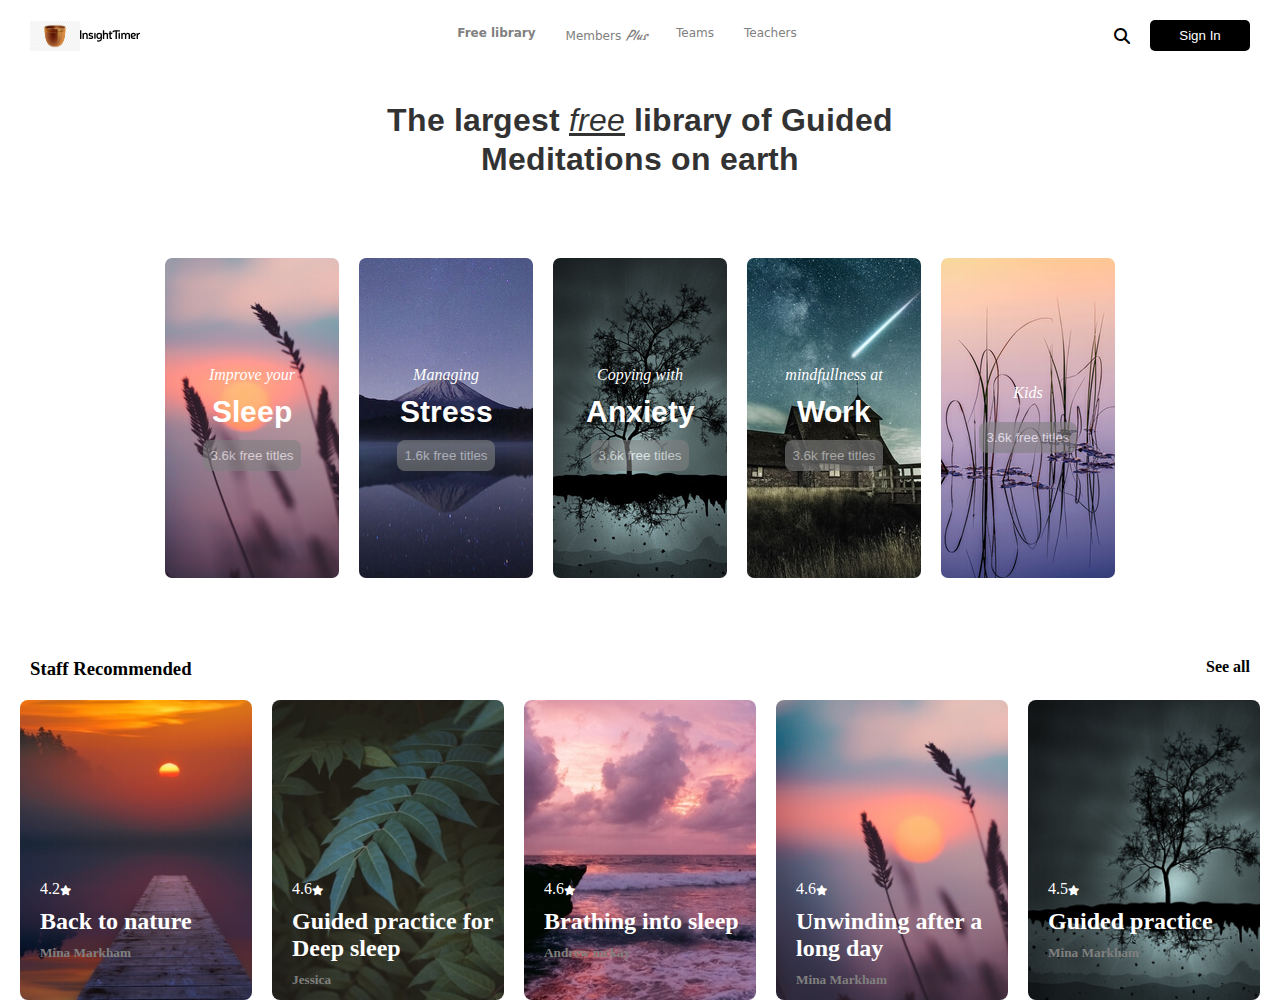
<file: index.html>
<!DOCTYPE html>
<html lang="en">

<head>
    <meta charset="UTF-8">
    <meta http-equiv="X-UA-Compatible" content="IE=edge">
    <meta name="viewport" content="width=device-width, initial-scale=1.0">
    <link rel="stylesheet" href="https://cdnjs.cloudflare.com/ajax/libs/font-awesome/6.4.0/css/all.min.css">
    <link rel="stylesheet" href="./homepage.css">
    <title>Cards</title>

</head>
<body>
    <div class="home">
        <nav>
            <div class="logo">
                <img src="./assets/logo.jpg" alt="" width="50px" height="30px">
                <img src="./assets/logoname.svg" alt="" width="60px" height="30px">

            </div>
            <div class="middle-content">
                <ul>
                    <li><a href="">Free library</a></li>
                    <li><a href="">Members <span>Plus</span></a></li>
                    <li><a href="">Teams</a></li>
                    <li><a href="">Teachers</a></li>
                </ul>
            </div>
            <div class="signin">
                <i class="fa-solid fa-magnifying-glass"></i>
                <button>Sign In</button>
                <div class="toggle">
                    <i class="fa-solid fa-bars btn"></i>
                </div>
            </div>
           
        </nav>

        <center>
            <h1>The largest <span>free</span> library of Guided </h1>
            <h1>Meditations on earth</h1>
        </center>

        <section>
            <div class="div1">
                <p>Improve your</p>
                <h3>Sleep</h3>
                <button>3.6k free titles</button>
            </div>
            <div class="div2">
                <p>Managing</p>
                <h3>Stress</h3>
                <button>1.6k free titles</button>
            </div>
            <div class="div3">
                <p>Copying with</p>
                <h3>Anxiety</h3>
                <button>3.6k free titles</button>
            </div>
            
            <div class="div4">
                <p>mindfullness at</p>
                <h3>Work</h3>
                <button>3.6k free titles</button>
            </div>
            <div class="div5">
                <p>Kids</p>
                <h3></h3>
                <button>3.6k free titles</button>
            </div>
        </section>

        <div class="heading">
            <h3><b>Staff </b>Recommended</h3>
            <h4>See all</h4>
        </div>
        <div class="section2">
            <div class="row1">
                <div class="row-content">
                    <p>4.2<i class="fa-solid fa-star"></i></p>
                    <h2>Back to nature</h2>
                    <h5>Mina Markham</h5>
                </div>
            </div>
            <div class="row2">
                <div class="row-content">
                    <p>4.6<i class="fa-solid fa-star"></i></p>
                    <h2>Guided practice for Deep sleep</h2>
                    <h5>Jessica</h5>
                </div>
            </div>
            <div class="row3">
                <div class="row-content">
                    <p>4.6<i class="fa-solid fa-star"></i></p>
                    <h2>Brathing into sleep</h2>
                    <h5>Andrew mckay</h5>
                </div>
            </div>
            <div class="row4">
                <div class="row-content">
                    <p>4.6<i class="fa-solid fa-star"></i></p>
                    <h2>Unwinding after a long day</h2>
                    <h5>Mina Markham</h5>
                </div>
            </div>
            <div class="row5">
                <div class="row-content">
                    <p>4.5<i class="fa-solid fa-star"></i></p>
                    <h2>Guided practice</h2>
                    <h5>Mina Markham</h5>
                </div>
            </div>
        </div>
    </div>

    <script src="./homepage.js"></script>
</body>

</html>
</file>
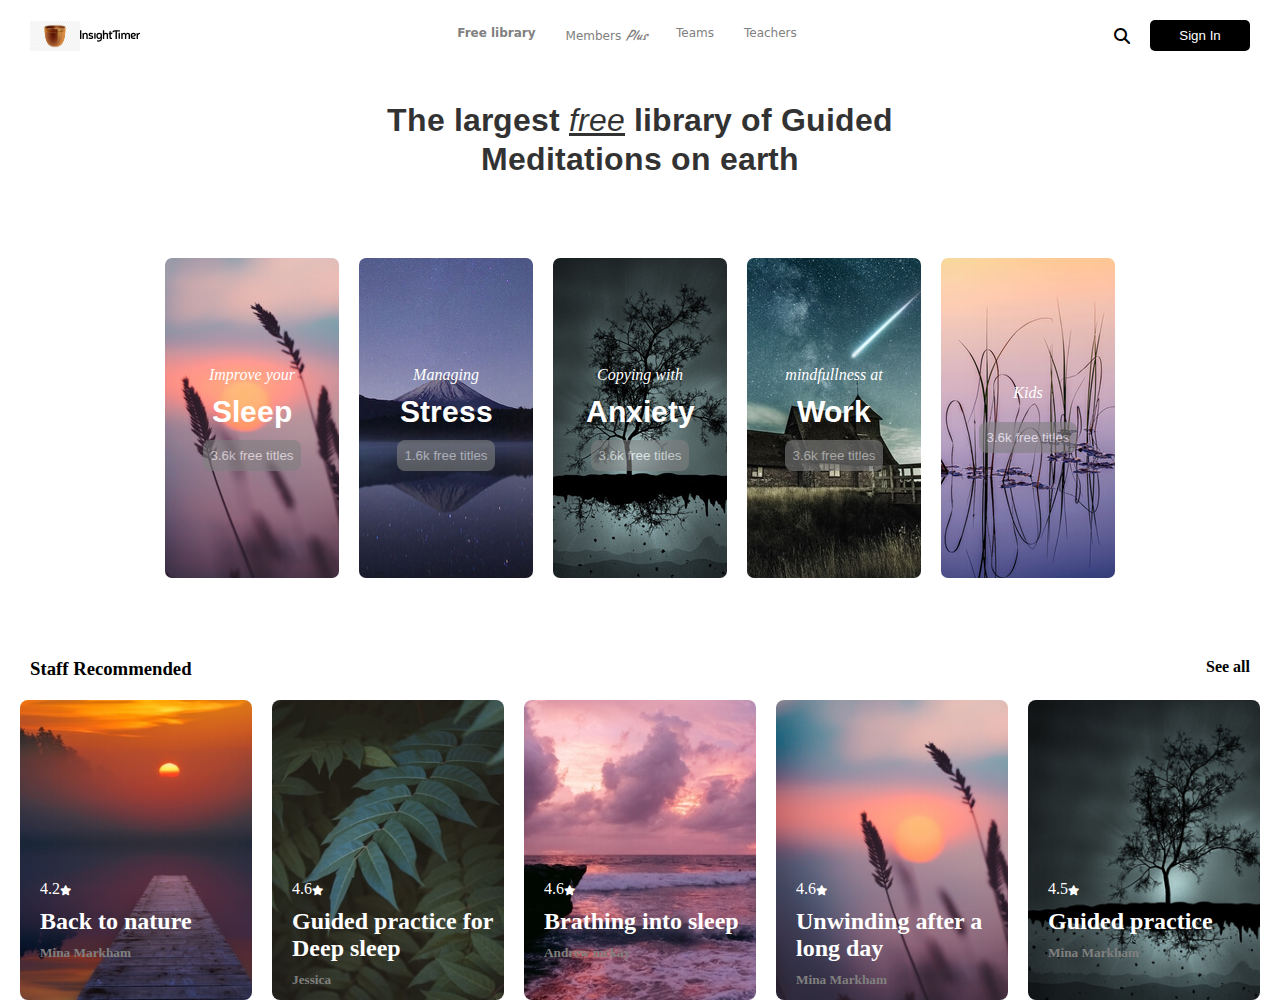
<file: Homepage.html>
<!DOCTYPE html>
<html lang="en">

<head>
    <meta charset="UTF-8">
    <meta http-equiv="X-UA-Compatible" content="IE=edge">
    <meta name="viewport" content="width=device-width, initial-scale=1.0">
    <title>Cards</title>
    <link rel="stylesheet" href="https://cdnjs.cloudflare.com/ajax/libs/font-awesome/6.4.0/css/all.min.css">

    <link rel="stylesheet" href="./homepage.css">

</head>

<body>
    <div class="home">
        <nav>
            <div class="logo">
                <img src="./logo.jpg" alt="" width="50px" height="30px">
                <img src="./logoname.svg" alt="" width="60px" height="30px">

            </div>
            <div class="middle-content">
                <ul>
                    <li><a href="">Free library</a></li>
                    <li><a href="">Members <span>Plus</span></a></li>
                    <li><a href="">Teams</a></li>
                    <li><a href="">Teachers</a></li>
                </ul>
            </div>

            <div class="signin">
                <i class="fa-solid fa-magnifying-glass"></i>
                <button>Sign In</button>
            </div>
        </nav>

        <center>
            <h1>The largest <span>free</span> library of Guided </h1>
            <h1>Meditations on earth</h1>
        </center>

        <section>
            <div class="div1">
                <p>Improve your</p>
                <h3>Sleep</h3>
                <button>3.6k free titles</button>
            </div>
            <div class="div2">
                <p>Managing</p>
                <h3>Stress</h3>
                <button>1.6k free titles</button>
            </div>
            <div class="div3">
                <p>Copying with</p>
                <h3>Anxiety</h3>
                <button>3.6k free titles</button>
            </div>
            <div class="div4">
                <p>mindfullness at</p>
                <h3>Work</h3>
                <button>3.6k free titles</button>
            </div>
            <div class="div5">
                <p>Kids</p>
                <h3></h3>
                <button>3.6k free titles</button>
            </div>
        </section>

        <div class="heading">
            <h3><b>Staff </b>Recommended</h3>
            <h4>See all</h4>
        </div>
        <div class="section2">
            <div class="row1">
                <div class="row-content">
                    <p>4.2<i class="fa-solid fa-star"></i></p>
                    <h2>Back to nature</h2>
                    <h5>Mina Markham</h5>
                </div>
            </div>

            <div class="row2">
                <div class="row-content">
                    <p>4.6<i class="fa-solid fa-star"></i></p>
                    <h2>Guided practice for Deep sleep</h2>
                    <h5>Jessica</h5>
                </div>
            </div>
            <div class="row3">
                <div class="row-content">
                    <p>4.6<i class="fa-solid fa-star"></i></p>
                    <h2>Brathing into sleep</h2>
                    <h5>Andrew mckay</h5>
                </div>
            </div>
            <div class="row4">
                <div class="row-content">
                    <p>4.6<i class="fa-solid fa-star"></i></p>
                    <h2>Unwinding after a long day</h2>
                    <h5>Mina Markham</h5>
                </div>
            </div>
            <div class="row5">
                <div class="row-content">
                    <p>4.5<i class="fa-solid fa-star"></i></p>
                    <h2>Guided practice</h2>
                    <h5>Mina Markham</h5>
                </div>
            </div>
        </div>
    </div>
</body>

</html>
</file>
<file: homepage.css>
@import url('https://fonts.googleapis.com/css2?family=Arimo:wght@500&family=Cabin:ital@1&family=Caveat&family=Nunito:wght@200&family=Orbitron&family=Poppins:wght@200&family=Roboto+Condensed:ital,wght@0,300;1,300&display=swap');

* {
    padding: 0%;
    margin: 0%;
    box-sizing: border-box;
    /* border: 1px solid black; */
}

body{
    padding: 0 20px;
}

nav {
    background-color: #fff;
    display: flex;
    justify-content: space-between;
    padding: 10px;
    margin: 10px auto;
    align-items: center;
    max-width: 1440px;
    /* border: 1px solid black; */
}

nav .logo {
    display: flex;
    align-items: center;
}


.middle-content ul {
    display: flex;
    justify-content: center;
    gap: 30px;
}

.middle-content ul li {
    list-style: none;
    /* margin-left: 30px; */
    font-size: 12px;

    font-family: system-ui, -apple-system, BlinkMacSystemFont, 'Segoe UI', Roboto, Oxygen, Ubuntu, Cantarell, 'Open Sans', 'Helvetica Neue', sans-serif;
}

.middle-content ul li:first-child {
    font-weight: bold;
}

.middle-content ul li a {
    text-decoration: none;
    color: grey;
}

.middle-content ul li a span {
    font-style: italic;
    font-family: 'Caveat', cursive;
    font-size: 15px;
    font-weight: bold;
}

.middle-content ul li a:hover {
    color: black;
}

.signin{
    display: flex;
    align-items: center;
    gap: 20px;
}

nav .signin button {
    background-color: black;
    color: white;
    width: 100px;
    border: none;
    padding: 8px;
    border-radius: 5px;
}

nav .signin button:hover {
    background-color: white;
    color: black;
    transition: 0.2s all;
    box-shadow: 0 0 0 1px inset black;
    cursor: pointer;
}

center {
    margin-top: 40px;
}

center h1 {
    font-family: 'Arimo', sans-serif;
    opacity: 0.8;

}

center h1 span {
    font-style: italic;
    text-decoration: underline;
    font-weight: normal;
}

section {
    display: flex;
    justify-content: center;
    gap: 40px 20px;
    margin: 80px auto;
    max-width: 950px;
    /* padding: 0 10px; */
    /* border: 1px solid black; */
    flex-wrap: wrap;
}

section div {
    /* border: 1px solid black; */
    /* width: 170px; */
    flex: 1 1 170px;
    height: 320px;
    border-radius: 7px;
    display: flex;
    flex-direction: column;
    align-items: center;
    justify-content: center;


}

section div p {
    color: white;
    font-style: italic;
}

section div h3 {
    color: white;
    font-size: 30px;
    font-family: 'Arimo', sans-serif;
    margin: 10px 0;
}

section div button {
    padding: 8px;
    opacity: 0.6;
    border-radius: 8px;
    border: none;
    color: white;
    background-color: grey;

}

section div:hover {
    box-shadow: 5px 5px 10px grey;
    cursor: pointer;
    transition: 0.25s all;
    transform: translateY(-20px);
}

section .div1 {
    background-image: url('./assets/img1.jpeg');
    background-size: cover;
    background-position: center;
    background-repeat: no-repeat;
}

section .div2 {
    background-image: url('./assets/img2.jpeg');
    background-size: cover;
    background-position: center;
    background-repeat: no-repeat;
}

section .div3 {
    background-image: url('./assets/img3.jpeg');
    background-size: cover;
    background-position: center;
    background-repeat: no-repeat;
}

section .div4 {
    background-image: url('././assets/img4.jpeg');
    background-size: cover;
    background-position: center;
    background-repeat: no-repeat;
}

section .div5 {
    background-image: url('./assets/img6.jpeg');
    background-size: cover;
    background-position: center;
    background-repeat: no-repeat;
}

.section2 {
    display: flex;
    justify-content: center;
    gap: 20px;
    flex-wrap: wrap;
    max-width: 1250px;
    margin: auto;
}

.section2 .row1,
.row2,
.row3,
.row4,
.row5 {
    /* border: 1px solid black; */
    flex: 1 1 230px;
    height: 300px;
    border-radius: 8px;
    position: relative;
    /* margin-left: 20px; */
    background-image: url('./assets/img7.jpeg');
    background-repeat: no-repeat;
    /* background-position: center; */
    background-size: cover;

}

.section2 .row1 .row-content,
.row2 .row-content,
.row3 .row-content,
.row4 .row-content,
.row5 .row-content {
    position: absolute;
    top: 60%;
    left: 20px;
}

.row-content p,
h2 {
    margin-bottom: 10px;
    color: white;
}

.row-content h5 {
    color: grey;
}

.row2 {
    background-image: url('./assets/img8.jpeg');
}

.row3 {
    background-image: url('./assets/img9.jpeg');
}

.row4 {
    background-image: url('./assets/img1.jpeg');
}

.row5 {
    background-image: url('./assets/img3.jpeg');
}

p i {
    font-size: 10px;
}

.heading {
    display: flex;
    justify-content: space-between;
    margin: 20px auto;
    max-width: 1250px;
    padding: 0 10px;
}

.toggle{
    display: none;
}

.show{
    visibility: visible !important;
    transition: 1s all ease-in-out;
}
.btn{
    cursor: pointer;
    width: 20px;
    height: 20px;
}

@media screen and (max-width:1024px) {
    .middle-content {
        position: absolute;
        /* top: 51px; */
        border: 1px solid black;
        inset: 55px 0 0;
        background-color: black;
        height: fit-content;
        padding: 20px 0;
        z-index: 1;
        /* display: none; */
        visibility: hidden;

    }

    .toggle{
        display: block;
    }

    .middle-content ul {
        flex-direction: column;
        align-items: center;
        gap: 20px;
    }

    .middle-content ul li{
        margin-left: 0;
    }

    .middle-content ul li a {
        color: white;
        cursor: pointer;
    }
    .middle-content ul li a:hover{
        color: gray;
        transition: 0.2s all;
    }
}
</file>
